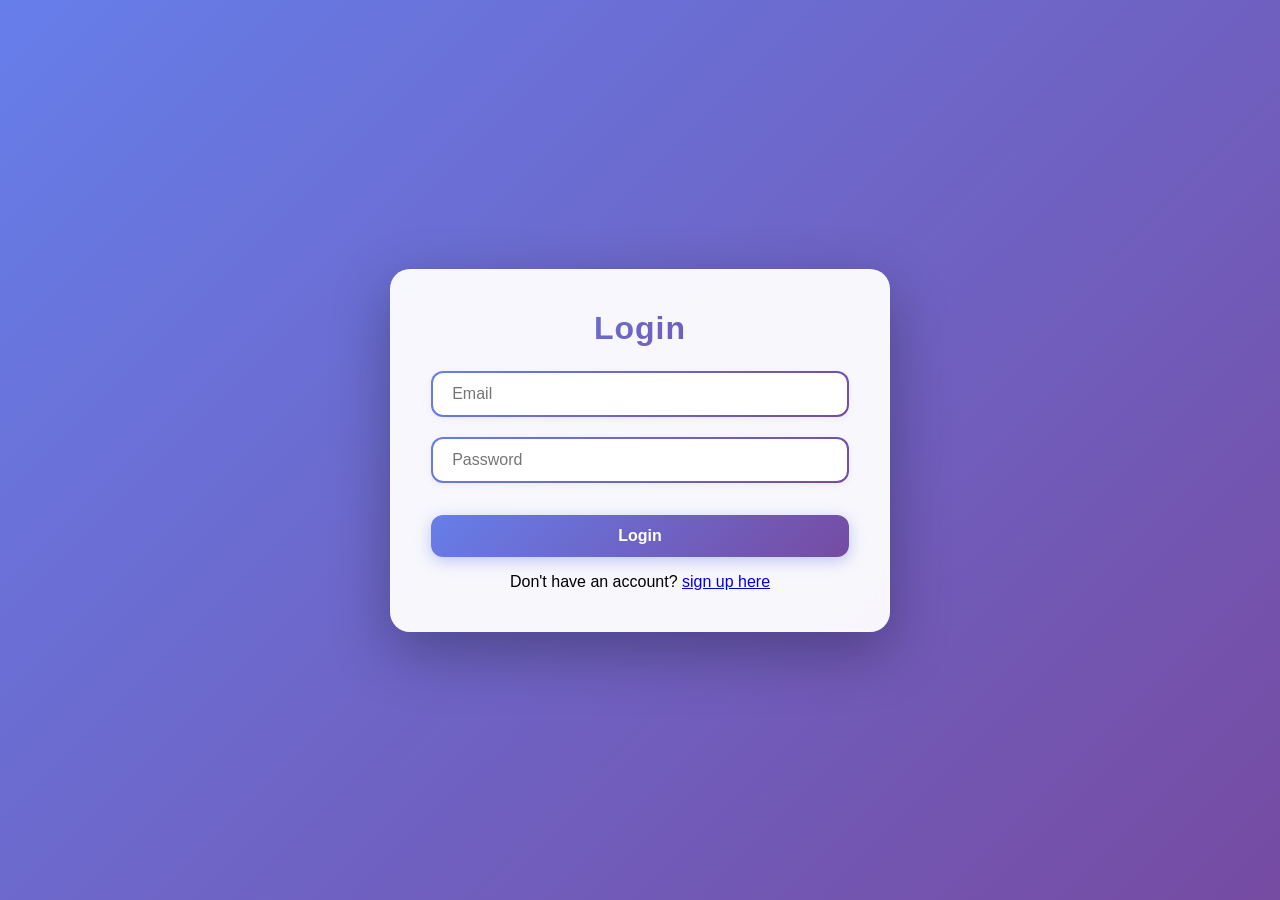
<file: login.html>
<!DOCTYPE html>
<html lang="en">
<head>
    <meta charset="UTF-8" />
    <meta name="viewport" content="width=device-width, initial-scale=1.0"/>
    <title>Login</title>
    <link rel="stylesheet" href="style.css" />
</head>
<body>
<div class="container">
    <h2>Login</h2>

    <div class="form-group">
        <input type="email" id="email" placeholder="Email" />
        <input type="password" id="password" placeholder="Password" />
    </div>

    <button onclick="login()">Login</button>

    <p style="text-align: center; margin-top: 1rem;">
        Don't have an account? <a href="signUP.html">sign up here</a>
    </p>
</div>

<script src="script.js"></script>
</body>
</html>
</file>
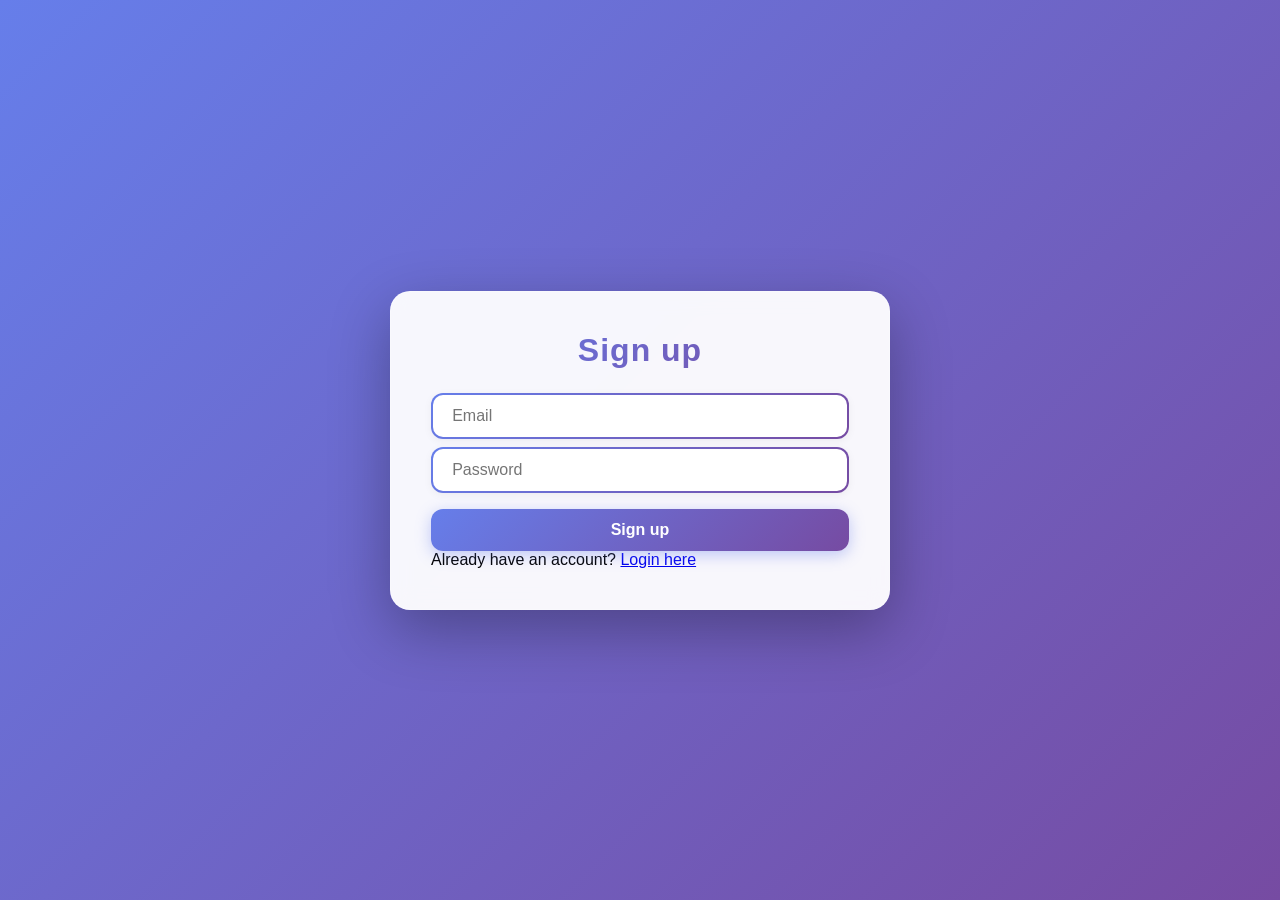
<file: signUp.html>
<!DOCTYPE html>
<html lang="en">
<head>
    <meta charset="UTF-8" />
    <meta name="viewport" content="width=device-width, initial-scale=1.0"/>
    <title>Register</title>
    <link rel="stylesheet" href="style.css" />
</head>
<body>
<div class="container">
    <h2>Sign up</h2>
    <input type="email" id="email" placeholder="Email" />
    <input type="password" id="password" placeholder="Password" />
    <button onclick="signUp()">Sign up</button>
    <p>Already have an account? <a href="login.html">Login here</a></p>
</div>

<script src="script.js"></script>
</body>
</html>
</file>
<file: style.css>
@keyframes fadeIn {
    from {
        opacity: 0;
        transform: translateY(-20px);
    }
    to {
        opacity: 1;
        transform: translateY(0);
    }
}

@keyframes slideIn {
    from {
        opacity: 0;
        transform: translateX(-30px);
    }
    to {
        opacity: 1;
        transform: translateX(0);
    }
}

@keyframes pulse {
    0%, 100% {
        transform: scale(1);
    }
    50% {
        transform: scale(1.05);
    }
}

.todo-checkbox {
    width: 1.2rem;
    height: 1.2rem;
    accent-color: #1976d2;
    border-radius: 4px;
    border: 2px solid #1976d2;
    margin-right: 0.75rem;
    cursor: pointer;
    transition: all 0.3s ease;
    vertical-align: middle;
}

.todo-checkbox:hover {
    transform: scale(1.1);
    box-shadow: 0 0 10px rgba(25, 118, 210, 0.5);
}

.todo-checkbox:focus {
    outline: none;
    box-shadow: 0 0 0 2px #90caf9;
    border-color: #125ea7;
}

.todo-card .todo-checkbox {
    margin-left: 0;
    margin-right: 0.75rem;
}

/* Reset and base styling */
* {
    box-sizing: border-box;
    margin: 0;
    padding: 0;
}


body{
    margin: 0;
    padding: 0;
    display: flex;
    justify-content: center;
    align-items: center;
    min-height: 100vh;
    font-family: 'Segoe UI', Tahoma, Geneva, Verdana, sans-serif;
    background: linear-gradient(135deg, #667eea 0%, #764ba2 100%);
    padding: 2rem;
    animation: fadeIn 0.6s ease;
}

#main {
    margin: 0;
    padding: 0;
    background-image: url("image/image.png");
    background-size: cover;
    background-position: center;
    background-repeat: no-repeat;
    background-attachment: fixed;
    display: flex;
    justify-content: center;
    align-items: center;
    min-height: 100vh;
    font-family: 'Segoe UI', Tahoma, Geneva, Verdana, sans-serif;
    padding: 2rem;
    position: relative;
}

#main::before {
    content: '';
    position: absolute;
    top: 0;
    left: 0;
    right: 0;
    bottom: 0;
    background: rgba(0, 0, 0, 0.3);
    z-index: 0;
}
/* Reusable container */
.container {
    width: 100%;
    max-width: 500px;
    background: rgba(255, 255, 255, 0.95);
    backdrop-filter: blur(10px);
    padding: 2.5rem;
    border-radius: 20px;
    box-shadow: 0 20px 60px rgba(0, 0, 0, 0.3);
    animation: fadeIn 0.8s ease;
    position: relative;
    z-index: 1;
    border: 1px solid rgba(255, 255, 255, 0.2);
}

/* Headings */
.container h2 {
    text-align: center;
    margin-bottom: 1.5rem;
    background: linear-gradient(135deg, #667eea 0%, #764ba2 100%);
    -webkit-background-clip: text;
    -webkit-text-fill-color: transparent;
    background-clip: text;
    font-size: 2rem;
    font-weight: 700;
    letter-spacing: 1px;
    animation: slideIn 0.6s ease;
}

/* Generic form layout */
.form-group {
    display: flex;
    flex-direction: column;
    gap: 0.75rem;
    margin-bottom: 1rem;
}

input[type="text"],
input[type="email"],
input[type="password"] {
    padding: 0.75rem 1.2rem;
    border: 2px solid transparent;
    background: linear-gradient(white, white) padding-box,
                linear-gradient(135deg, #667eea, #764ba2) border-box;
    border-radius: 12px;
    font-size: 1rem;
    outline: none;
    margin-bottom: 0.5rem;
    width: 100%;
    transition: all 0.3s ease;
    box-shadow: 0 2px 8px rgba(0, 0, 0, 0.05);
}

input[type="text"]:focus,
input[type="email"]:focus,
input[type="password"]:focus {
    transform: translateY(-2px);
    box-shadow: 0 8px 20px rgba(102, 126, 234, 0.3);
}

/* All buttons (login, register, add, delete) */
button {
    padding: 0.75rem 1.5rem;
    background: linear-gradient(135deg, #667eea 0%, #764ba2 100%);
    color: white;
    border: none;
    border-radius: 12px;
    font-size: 1rem;
    font-weight: 600;
    cursor: pointer;
    transition: all 0.3s ease;
    width: 100%;
    margin-top: 0.5rem;
    box-shadow: 0 4px 15px rgba(102, 126, 234, 0.4);
    position: relative;
    overflow: hidden;
}

button::before {
    content: '';
    position: absolute;
    top: 0;
    left: -100%;
    width: 100%;
    height: 100%;
    background: linear-gradient(90deg, transparent, rgba(255, 255, 255, 0.3), transparent);
    transition: left 0.5s;
}

button:hover::before {
    left: 100%;
}

button:hover {
    transform: translateY(-2px);
    box-shadow: 0 8px 25px rgba(102, 126, 234, 0.6);
}

button:active {
    transform: translateY(0);
}

/* Todo-specific styles */
.todo-cards {
    margin-top: 1rem;
    display: flex;
    flex-direction: column;
    gap: 0.75rem;
}

.todo-card {
    background: linear-gradient(135deg, #f0f8ff 0%, #e3f2fd 100%);
    padding: 1rem 1.2rem;
    border: 1px solid rgba(102, 126, 234, 0.2);
    border-radius: 12px;
    display: flex;
    justify-content: space-between;
    align-items: center;
    box-shadow: 0 4px 12px rgba(0, 0, 0, 0.08);
    transition: all 0.3s ease;
    animation: slideIn 0.4s ease;
}

.todo-card:hover {
    transform: translateX(5px);
    box-shadow: 0 8px 20px rgba(102, 126, 234, 0.2);
    border-color: rgba(102, 126, 234, 0.4);
}

.todo-card span {
    font-size: 1rem;
    color: #333;
    flex-grow: 1;
}

.expand-btn {
    background: linear-gradient(135deg, #667eea 0%, #764ba2 100%);
    border: none;
    padding: 0.3rem 0.6rem;
    cursor: pointer;
    font-weight: bold;
    width: auto;
    margin: 0 0.5rem;
    color: white;
    font-size: 0.8rem;
    border-radius: 6px;
    transition: all 0.3s ease;
    box-shadow: 0 2px 8px rgba(102, 126, 234, 0.3);
}

.expand-btn:hover {
    transform: scale(1.1);
    box-shadow: 0 4px 12px rgba(102, 126, 234, 0.5);
}

.delete-btn {
    background: linear-gradient(135deg, #ff6b6b 0%, #ee5a6f 100%);
    border: none;
    padding: 0.5rem 1rem;
    border-radius: 8px;
    cursor: pointer;
    font-weight: bold;
    transition: all 0.3s ease;
    width: auto;
    margin: 0;
    color: white;
    box-shadow: 0 3px 10px rgba(255, 107, 107, 0.4);
}

.delete-btn:hover {
    transform: scale(1.05);
    box-shadow: 0 6px 18px rgba(255, 107, 107, 0.6);
}

.todo-description {
    margin-top: 0.5rem;
    padding: 0.75rem;
    background: linear-gradient(135deg, #e3f2fd 0%, #f0f8ff 100%);
    border-left: 4px solid #667eea;
    border-radius: 8px;
    color: #333;
    font-size: 0.9rem;
    width: 100%;
    box-shadow: inset 0 2px 8px rgba(0, 0, 0, 0.05);
    animation: fadeIn 0.4s ease;
}

.add-todo {
    display: flex;
    flex-direction: column;
    gap: 0.5rem;
    margin-top: 1.5rem;
}

.add-todo input {
    flex: 1;
    padding: 0.6rem 1rem;
    border: 2px solid #1976d2;
    border-radius: 8px;
    font-size: 1rem;
}

#description {
    height: 5rem;
    resize: vertical;
    padding: 0.75rem 1.2rem;
    border: 2px solid transparent;
    background: linear-gradient(white, white) padding-box,
                linear-gradient(135deg, #667eea, #764ba2) border-box;
    border-radius: 12px;
    font-size: 1rem;
    outline: none;
    transition: all 0.3s ease;
    box-shadow: 0 2px 8px rgba(0, 0, 0, 0.05);
}

#description:focus {
    transform: translateY(-2px);
    box-shadow: 0 8px 20px rgba(102, 126, 234, 0.3);
}

.add-todo button {
    width: auto;
    padding: 0.6rem 1rem;
    margin-top: 0;
    margin-bottom: auto;
    border-radius: 8px;
}


#empty-message {
    text-align: center;
    color: #888;
    font-style: italic;
    margin-top: 1rem;
    animation: pulse 2s infinite;
}

.edit-input {
    padding: 0.3rem 0.5rem;
    border: 2px solid #1976d2;
    border-radius: 4px;
    font-size: 1rem;
    outline: none;
    flex-grow: 1;
}

#clear-button{
    background: linear-gradient(135deg, #ff6b6b 0%, #ee5a6f 100%);
    box-shadow: 0 4px 15px rgba(255, 107, 107, 0.4);
}
#clear-button:hover{
    box-shadow: 0 8px 25px rgba(255, 107, 107, 0.6);
}
</file>
